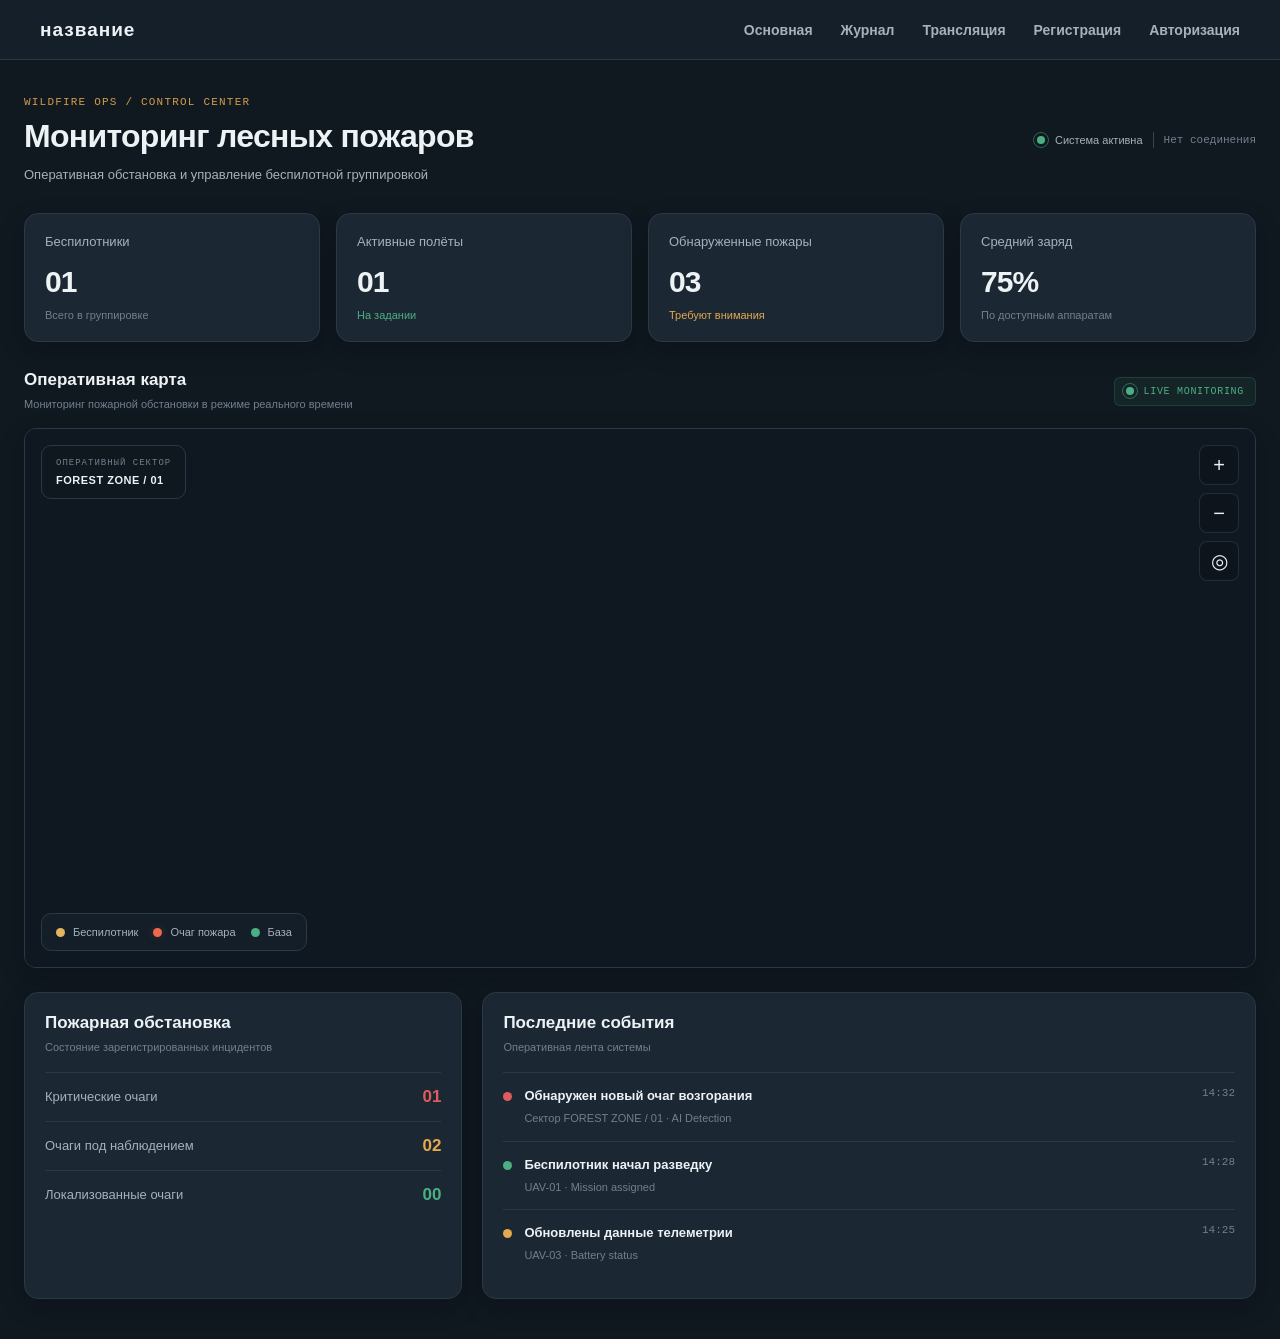
<file: index.html>
<!DOCTYPE html>
<html lang="ru">

<head>
    <meta charset="UTF-8">
    <meta name="viewport" content="width=device-width, initial-scale=1.0">
    <meta name="theme-color" content="#0d141c">
    <title>WILDFIRE OPS | Центр мониторинга</title>

    <link rel="stylesheet" href="assets/styles/main.css">
</head>

<body>

    <div id="header-placeholder"></div>

    <main class="page-shell">

        <!-- Заголовок -->
        <section class="page-heading">
            <div>
                <p class="eyebrow">WILDFIRE OPS / CONTROL CENTER</p>
                <h1>Мониторинг лесных пожаров</h1>
                <p class="page-description">
                    Оперативная обстановка и управление беспилотной группировкой
                </p>
            </div>

            <div class="system-state">
                <span class="state-indicator"></span>
                <span>Система активна</span>
                <span class="state-divider"></span>
                <time id="lastUpdated">—</time>
            </div>
        </section>

        <!-- Статистика -->
        <section class="metrics-grid">

            <article class="metric-card">
                <span class="metric-label">Беспилотники</span>
                <div class="metric-value" id="metricTotal">01</div>
                <span class="metric-footnote">Всего в группировке</span>
            </article>

            <article class="metric-card">
                <span class="metric-label">Активные полёты</span>
                <div class="metric-value" id="metricFlying">01</div>
                <span class="metric-footnote status-green">На задании</span>
            </article>

            <article class="metric-card">
                <span class="metric-label">Обнаруженные пожары</span>
                <div class="metric-value" id="metricIncidents">03</div>
                <span class="metric-footnote status-warning">Требуют внимания</span>
            </article>

            <article class="metric-card">
                <span class="metric-label">Средний заряд</span>
                <div class="metric-value">
                    <span id="metricBattery">75</span>%
                </div>
                <span class="metric-footnote">По доступным аппаратам</span>
            </article>

        </section>

        <!-- Карта -->
        <section class="map-section">

            <div class="section-heading">
                <div>
                    <h2>Оперативная карта</h2>
                    <p>Мониторинг пожарной обстановки в режиме реального времени</p>
                </div>

                <span class="live-label">
                    <span class="live-pulse"></span>
                    LIVE MONITORING
                </span>
            </div>

            <div class="map-container" id="mapContainer">
                <!-- Реальное изображение карты с сервера -->
                <img id="map-image" class="map-background" alt="Оперативная карта">
                <canvas id="mapCanvas" aria-label="Оперативная карта с расположением беспилотников и очагов пожара"
                    role="img">
                </canvas>

                <!-- Информация о зоне -->
                <div class="map-overlay map-overlay--top-left">
                    <span class="map-coordinate-label">ОПЕРАТИВНЫЙ СЕКТОР</span>
                    <strong>FOREST ZONE / 01</strong>
                </div>

                <!-- Легенда -->
                <div class="map-legend">
                    <span>
                        <i class="legend-marker legend-marker--drone"></i>
                        Беспилотник
                    </span>
                    <span>
                        <i class="legend-marker legend-marker--fire"></i>
                        Очаг пожара
                    </span>
                    <span>
                        <i class="legend-marker legend-marker--base"></i>
                        База
                    </span>
                </div>

                <!-- Карточка дрона -->
                <aside class="drone-info" id="droneInfo" aria-hidden="true">

                    <div class="drone-info-header">
                        <div>
                            <span class="panel-eyebrow">AIRCRAFT INFORMATION</span>
                            <h3 id="infoTitle">Беспилотник</h3>
                        </div>

                        <button class="close-btn" id="closeDroneInfo" type="button" aria-label="Закрыть">×</button>
                    </div>

                    <div class="drone-identity">
                        <div class="drone-identity-mark">UAV</div>

                        <div>
                            <strong id="infoName">—</strong>
                            <span id="infoId">ID: —</span>
                        </div>

                        <span class="object-status" id="infoStatus">
                            В ПОЛЁТЕ
                        </span>
                    </div>

                    <div class="info-block">
                        <div class="info-row">
                            <span class="info-label">Уровень заряда</span>
                            <strong class="info-value" id="infoBattery">—</strong>
                        </div>

                        <div class="battery-bar">
                            <div class="battery-level" id="batteryLevel"></div>
                        </div>
                    </div>

                    <div class="info-grid">
                        <div class="info-cell">
                            <span class="info-label">Координата X</span>
                            <strong id="infoCoordX">—</strong>
                        </div>

                        <div class="info-cell">
                            <span class="info-label">Координата Z</span>
                            <strong id="infoCoordZ">—</strong>
                        </div>
                    </div>

                </aside>

                <div class="map-controls">
                    <button id="zoomIn" type="button" aria-label="Увеличить">+</button>
                    <button id="zoomOut" type="button" aria-label="Уменьшить">−</button>
                    <button id="recenterMap" type="button" aria-label="Центрировать">◎</button>
                </div>


            </div>
        </section>

        <!-- Нижние информационные блоки -->
        <section class="bottom-grid">

            <article class="information-card">
                <div class="card-heading">
                    <div>
                        <h2>Пожарная обстановка</h2>
                        <p>Состояние зарегистрированных инцидентов</p>
                    </div>
                </div>

                <div class="fleet-row">
                    <span>Критические очаги</span>
                    <strong class="status-danger">01</strong>
                </div>

                <div class="fleet-row">
                    <span>Очаги под наблюдением</span>
                    <strong class="status-warning">02</strong>
                </div>

                <div class="fleet-row">
                    <span>Локализованные очаги</span>
                    <strong class="status-green">00</strong>
                </div>
            </article>

            <article class="information-card">
                <div class="card-heading">
                    <div>
                        <h2>Последние события</h2>
                        <p>Оперативная лента системы</p>
                    </div>
                </div>

                <div class="event-entry">
                    <span class="event-marker event-marker--danger"></span>

                    <div>
                        <strong>Обнаружен новый очаг возгорания</strong>
                        <p>Сектор FOREST ZONE / 01 · AI Detection</p>
                    </div>

                    <time>14:32</time>
                </div>

                <div class="event-entry">
                    <span class="event-marker event-marker--green"></span>

                    <div>
                        <strong>Беспилотник начал разведку</strong>
                        <p>UAV-01 · Mission assigned</p>
                    </div>

                    <time>14:28</time>
                </div>

                <div class="event-entry">
                    <span class="event-marker event-marker--warning"></span>

                    <div>
                        <strong>Обновлены данные телеметрии</strong>
                        <p>UAV-03 · Battery status</p>
                    </div>

                    <time>14:25</time>
                </div>

            </article>

        </section>

    </main>

    <script src="assets/scripts/ip.js" defer></script>
    <script src="assets/scripts/layout.js" defer></script>
    <script src="assets/scripts/telemetry.js" defer></script>
    <script src="assets/scripts/map.js" defer></script>

</body>

</html>
</file>
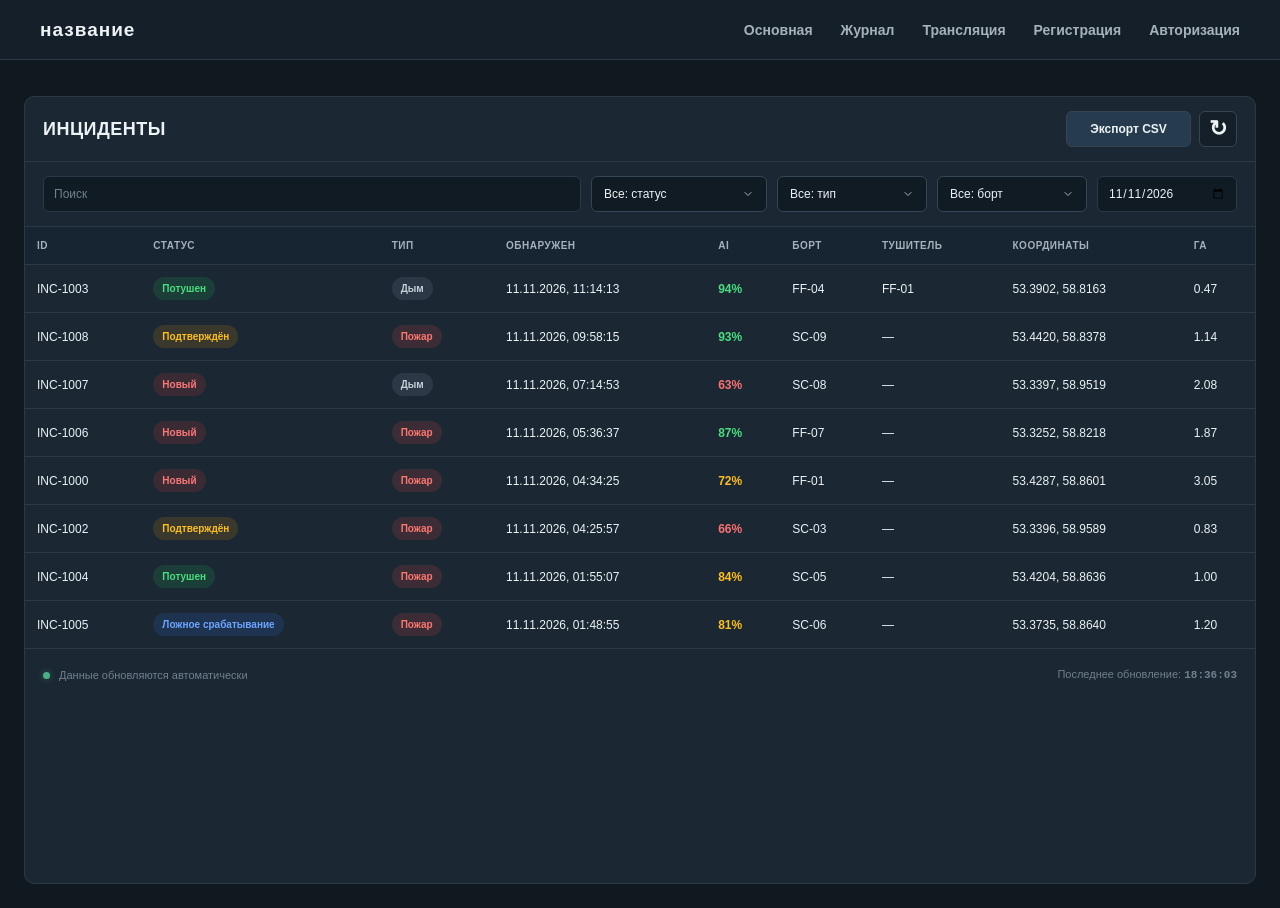
<file: assets/pages/journal.html>
<!doctype html>
<html lang="ru">

<head>
    <meta charset="UTF-8">
    <meta name="viewport" content="width=device-width, initial-scale=1">
    <title>Журнал инцидентов | WILDFIRE OPS</title>
    <link rel="stylesheet" href="../styles/main.css">
</head>

<body>
    <div id="header-placeholder"></div>
    <main class="main">
        <section class="panel">
            <div class="panel-div">
                <h1 class="panel-h1">ИНЦИДЕНТЫ</h1>
                <div class="container-btn">
                    <button class="export-button" type="button" id="exportBtn">
                        Экспорт CSV
                    </button>
                    <button class="icon-button" type="button" title="Обновить журнал" aria-label="Обновить журнал"
                        id="refreshBtn">↻</button>
                </div>

            </div>

            <div class="filters">
                <input id="searchInput" class="search" type="search" placeholder="Поиск">
                <select id="statusFilter" aria-label="Фильтр по статусу">
                    <option value="">Все: статус</option>
                    <option>Новый</option>
                    <option>Подтверждён</option>
                    <option>Потушен</option>
                    <option>Ложное срабатывание</option>
                </select>
                <select id="typeFilter" aria-label="Фильтр по типу">
                    <option value="">Все: тип</option>
                    <option>Пожар</option>
                    <option>Дым</option>
                </select>
                <select id="droneFilter" aria-label="Фильтр по борту">
                    <option value="">Все: борт</option>
                    <option>SC-02</option>
                    <option>SC-03</option>
                    <option>SC-05</option>
                    <option>SC-06</option>
                    <option>SC-08</option>
                    <option>SC-09</option>
                    <option>FF-01</option>
                    <option>FF-04</option>
                    <option>FF-07</option>
                </select>
                <input id="dateFilter" class="date-filter" type="date" value="2026-11-11" aria-label="Дата">
            </div>

            <div class="table-wrap">
                <table aria-label="Журнал зарегистрированных инцидентов">
                    <thead>
                        <tr>
                            <th>ID</th>
                            <th>СТАТУС</th>
                            <th>ТИП</th>
                            <th>ОБНАРУЖЕН</th>
                            <th>AI</th>
                            <th>БОРТ</th>
                            <th>ТУШИТЕЛЬ</th>
                            <th>КООРДИНАТЫ</th>
                            <th>ГА</th>
                        </tr>
                    </thead>
                    <tbody id="incidentsTableBody">
                    </tbody>
                </table>
                <div id="emptyState" class="empty-state" hidden>По заданным фильтрам инциденты не найдены</div>
            </div>
            <div class="panel-footer">
                <span><span class="online-dot"></span> Данные обновляются автоматически</span>
                <span>Последнее обновление: <b id="lastUpdated">только что</b></span>
            </div>
        </section>
        <script src="../scripts/ip.js" defer></script>
        <script src="../scripts/journal.js"></script>
        <script src="../scripts/layout.js"></script>
    </main>

</body>

</html>
</file>
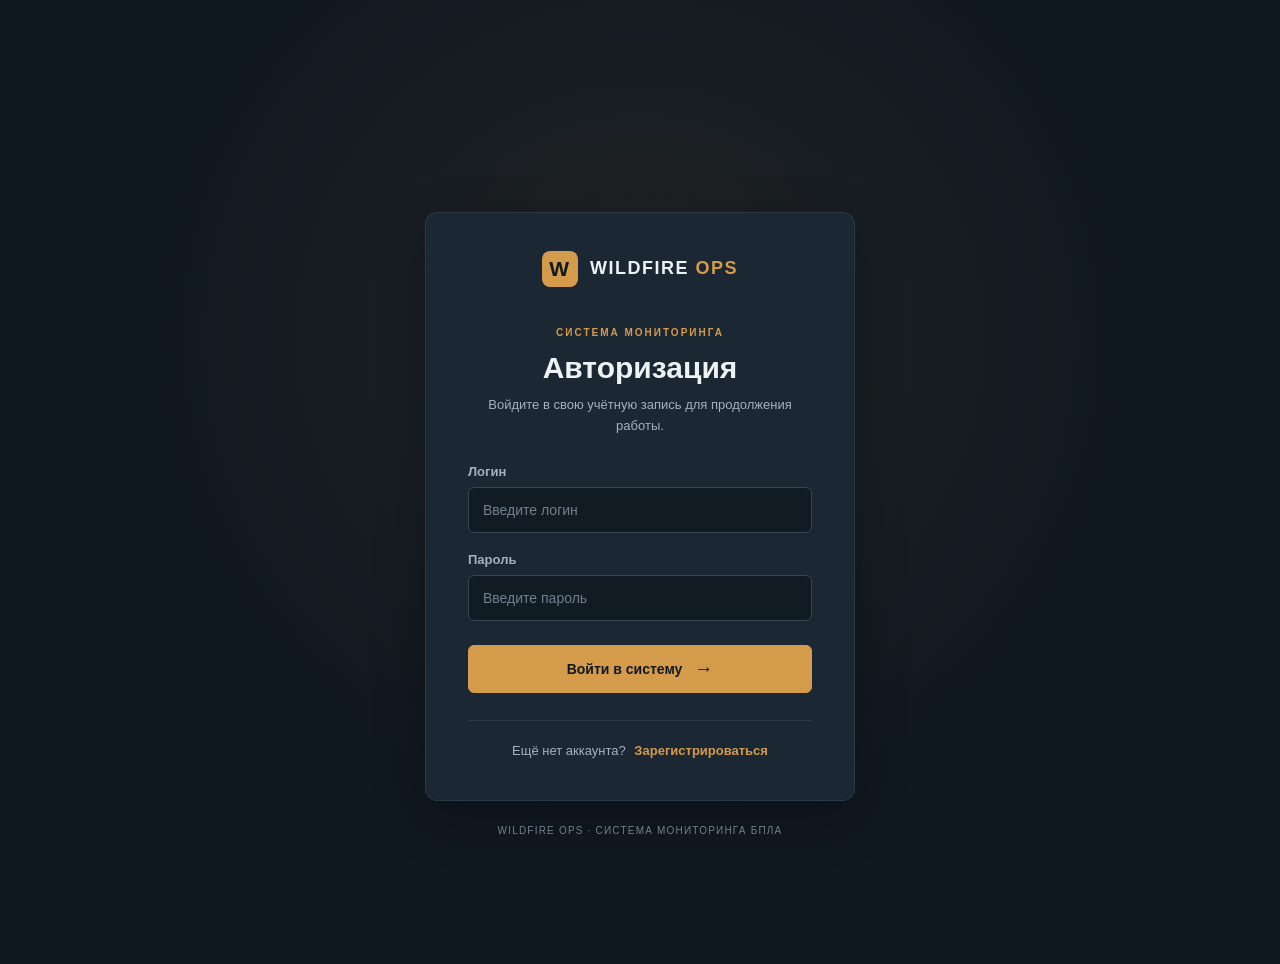
<file: assets/pages/login.html>
<!DOCTYPE html>
<html lang="ru">
<head>
    <meta charset="UTF-8">
    <meta name="viewport" content="width=device-width, initial-scale=1.0">
    <meta name="theme-color" content="#101820">
    <title>Авторизация | WILDFIRE OPS</title>

    <link rel="stylesheet" href="../styles/main.css">
</head>
<body class="auth-page">

    <main class="auth-main">
        <section class="auth-card auth-card-login">
            <div class="auth-brand">
                <div class="auth-brand-icon">W</div>
                <span>WILDFIRE <strong>OPS</strong></span>
            </div>

            <div class="auth-heading">
                <span class="auth-eyebrow">СИСТЕМА МОНИТОРИНГА</span>
                <h1>Авторизация</h1>
                <p>Войдите в свою учётную запись для продолжения работы.</p>
            </div>

            <form id="loginForm" class="auth-form">
                <div class="auth-field">
                    <label for="login">Логин</label>
                    <input
                        type="text"
                        id="login"
                        name="login"
                        placeholder="Введите логин"
                        autocomplete="username"
                        required
                    >
                </div>

                <div class="auth-field">
                    <label for="password">Пароль</label>
                    <input
                        type="password"
                        id="password"
                        name="password"
                        placeholder="Введите пароль"
                        autocomplete="current-password"
                        required
                    >
                </div>

                <p class="auth-message" id="authMessage" role="alert" aria-live="polite"></p>

                <button class="auth-button" type="submit">
                    Войти в систему
                    <span aria-hidden="true">→</span>
                </button>
            </form>

            <div class="auth-footer">
                Ещё нет аккаунта?
                <a href="registration.html">Зарегистрироваться</a>
            </div>
        </section>

        <p class="auth-copyright">WILDFIRE OPS · СИСТЕМА МОНИТОРИНГА БПЛА</p>
    </main>
    <script src="../scripts/ip.js" defer></script>
    <script src="../scripts/auth.js" defer></script>
</body>
</html>
</file>
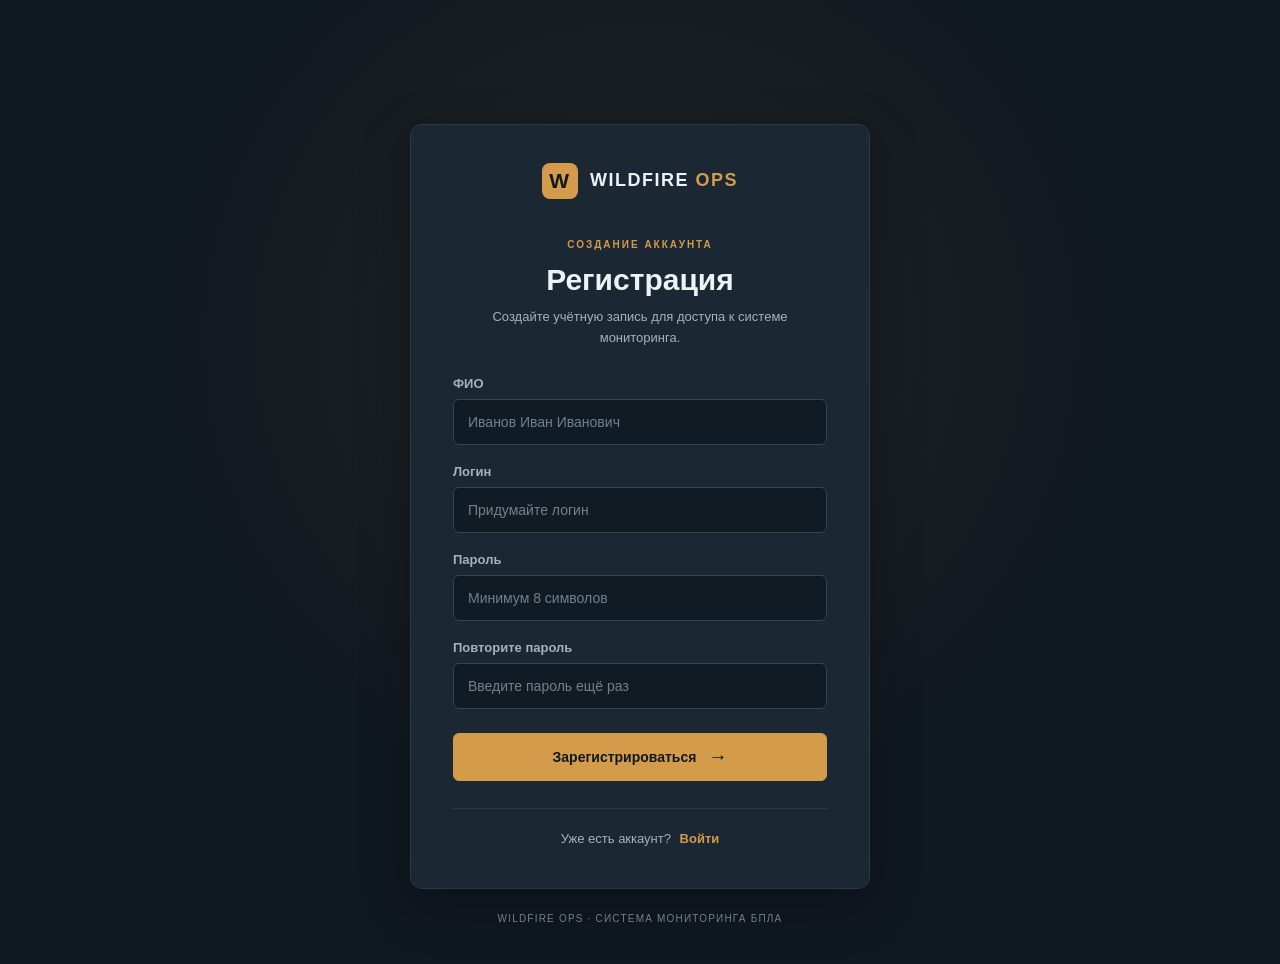
<file: assets/pages/registration.html>
<!DOCTYPE html>
<html lang="ru">
<head>
    <meta charset="UTF-8">
    <meta name="viewport" content="width=device-width, initial-scale=1.0">
    <meta name="theme-color" content="#101820">
    <title>Регистрация | WILDFIRE OPS</title>

    <link rel="stylesheet" href="../styles/main.css">
</head>
<body class="auth-page">

    <main class="auth-main">
        <section class="auth-card">
            <div class="auth-brand">
                <div class="auth-brand-icon">W</div>
                <span>WILDFIRE <strong>OPS</strong></span>
            </div>

            <div class="auth-heading">
                <span class="auth-eyebrow">СОЗДАНИЕ АККАУНТА</span>
                <h1>Регистрация</h1>
                <p>Создайте учётную запись для доступа к системе мониторинга.</p>
            </div>

            <form id="registerForm" class="auth-form">
                <div class="auth-field">
                    <label for="fullName">ФИО</label>
                    <input
                        type="text"
                        id="fullName"
                        name="fullName"
                        placeholder="Иванов Иван Иванович"
                        autocomplete="name"
                        minlength="2"
                        maxlength="100"
                        required
                    >
                </div>

                <div class="auth-field">
                    <label for="registerLogin">Логин</label>
                    <input
                        type="text"
                        id="registerLogin"
                        name="login"
                        placeholder="Придумайте логин"
                        autocomplete="username"
                        minlength="3"
                        maxlength="30"
                        required
                    >
                </div>

                <div class="auth-field">
                    <label for="registerPassword">Пароль</label>
                    <input
                        type="password"
                        id="registerPassword"
                        name="password"
                        placeholder="Минимум 8 символов"
                        autocomplete="new-password"
                        minlength="8"
                        required
                    >
                </div>

                <div class="auth-field">
                    <label for="confirmPassword">Повторите пароль</label>
                    <input
                        type="password"
                        id="confirmPassword"
                        name="confirmPassword"
                        placeholder="Введите пароль ещё раз"
                        autocomplete="new-password"
                        minlength="8"
                        required
                    >
                </div>

                <p class="auth-message" id="authMessage" role="alert" aria-live="polite"></p>

                <button class="auth-button" type="submit">
                    Зарегистрироваться
                    <span aria-hidden="true">→</span>
                </button>
            </form>

            <div class="auth-footer">
                Уже есть аккаунт?
                <a href="login.html">Войти</a>
            </div>
        </section>

        <p class="auth-copyright">WILDFIRE OPS · СИСТЕМА МОНИТОРИНГА БПЛА</p>
    </main>
    <script src="../scripts/ip.js" defer></script>
    <script src="../scripts/auth.js" defer></script>
</body>
</html>
</file>
<file: assets/styles/main.css>
@import "base/reset.css";
@import "base/variables.css";

@import "layout/header.css";

@import "pages/broadcast.css";
@import "pages/journal.css";
@import "pages/auth.css";
@import "pages/primary.css";
</file>
